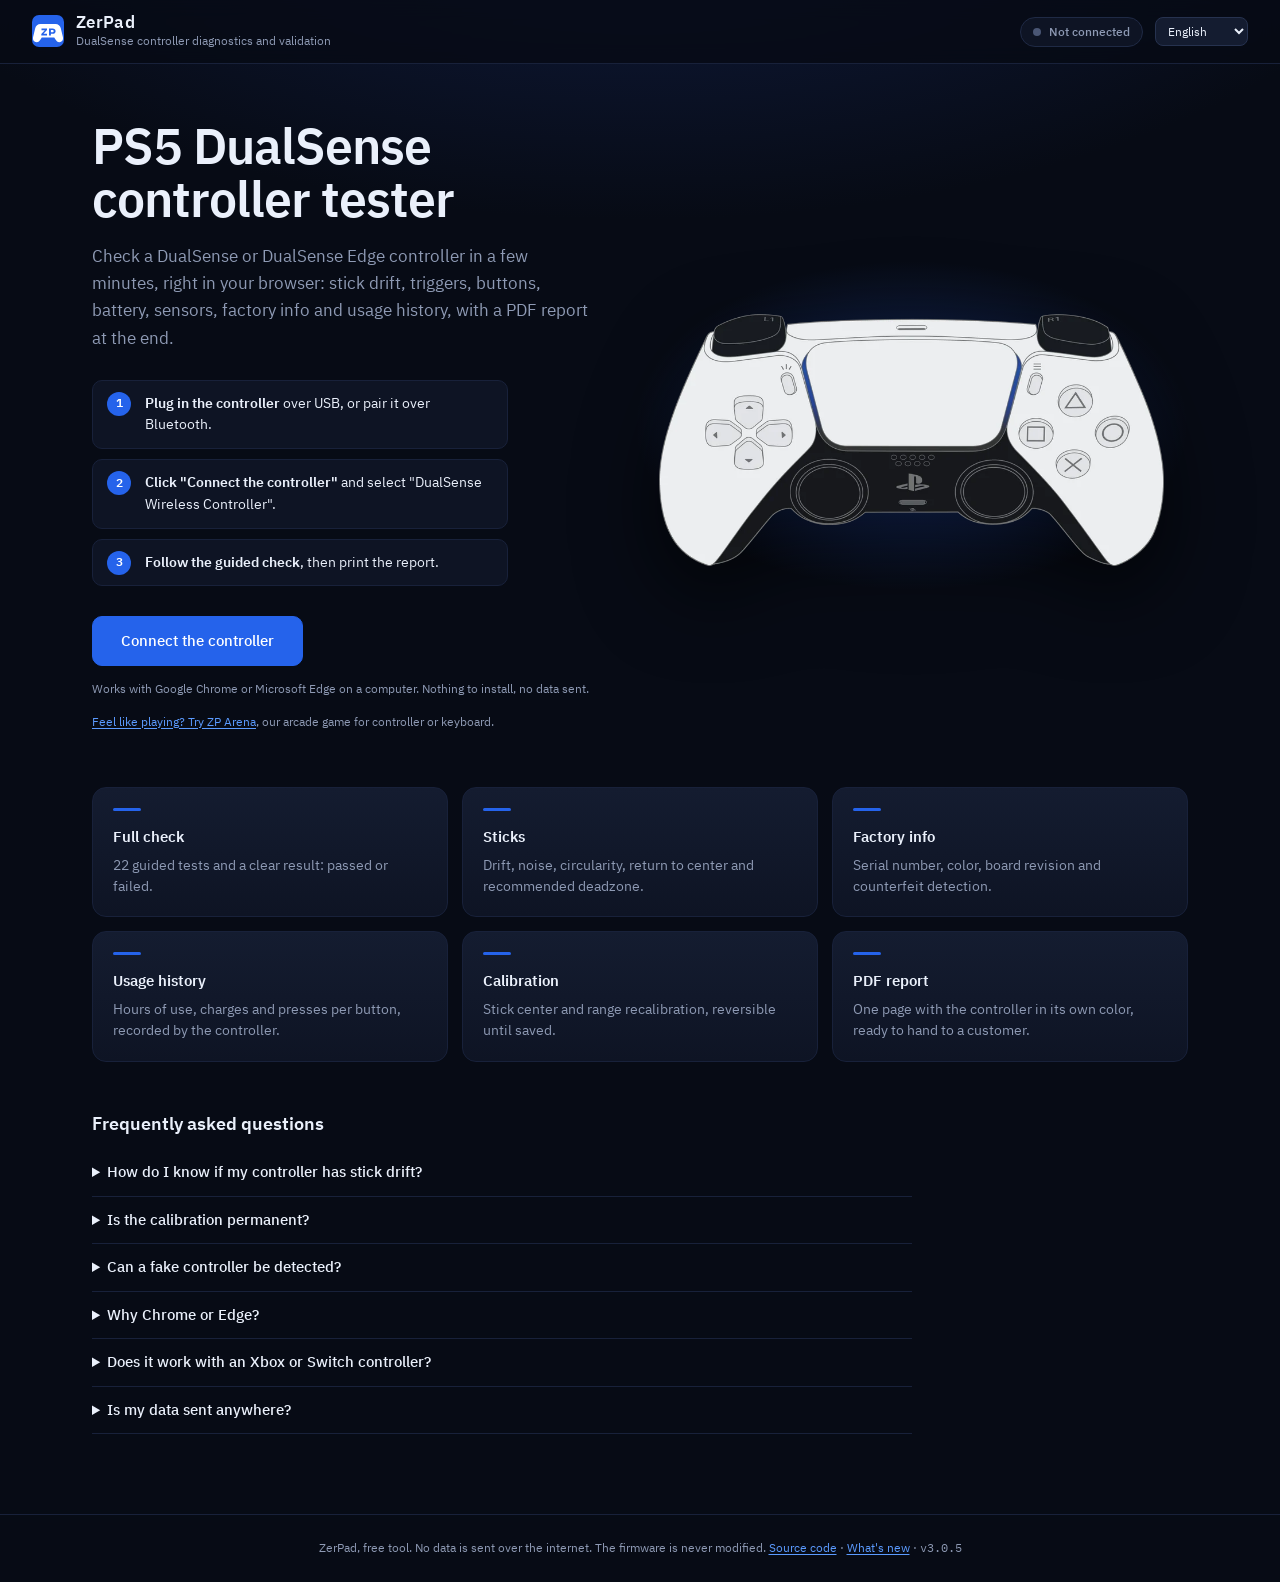
<file: index.html>
<!doctype html>
<html lang="fr">
<head>
<meta charset="utf-8">
<meta name="viewport" content="width=device-width, initial-scale=1">
<title>ZerPad | Testeur de manette PS5 DualSense en ligne (drift, batterie, calibration)</title>
<meta name="description" content="Testez une manette PS5 DualSense ou DualSense Edge dans le navigateur : dérive des sticks (drift), gâchettes adaptatives, boutons, batterie, gyroscope, infos usine, historique d'usage, calibration et rapport PDF. Test rapide aussi pour les manettes Xbox et Switch, sur Firefox, Safari et téléphone. Gratuit, sans installation.">
<meta name="theme-color" content="#070b15">
<link rel="canonical" href="https://anzher44.github.io/zerpad/">
<link rel="alternate" hreflang="fr" href="https://anzher44.github.io/zerpad/">
<link rel="alternate" hreflang="en" href="https://anzher44.github.io/zerpad/?lang=en">
<link rel="alternate" hreflang="es" href="https://anzher44.github.io/zerpad/?lang=es">
<link rel="alternate" hreflang="de" href="https://anzher44.github.io/zerpad/?lang=de">
<link rel="alternate" hreflang="it" href="https://anzher44.github.io/zerpad/?lang=it">
<link rel="alternate" hreflang="pt" href="https://anzher44.github.io/zerpad/?lang=pt">
<link rel="alternate" hreflang="x-default" href="https://anzher44.github.io/zerpad/">
<meta property="og:type" content="website">
<meta property="og:url" content="https://anzher44.github.io/zerpad/">
<meta property="og:title" content="ZerPad | Testeur de manette PS5 DualSense en ligne">
<meta property="og:description" content="Dérive des sticks, gâchettes, batterie, capteurs, infos usine, historique d'usage, calibration et rapport PDF, directement dans le navigateur.">
<meta property="og:image" content="https://anzher44.github.io/zerpad/og.png">
<meta property="og:locale" content="fr_FR">
<meta name="twitter:card" content="summary_large_image">
<script type="application/ld+json">
{
  "@context": "https://schema.org",
  "@type": "SoftwareApplication",
  "name": "ZerPad",
  "url": "https://anzher44.github.io/zerpad/",
  "description": "Browser tool to test, validate and recalibrate PS5 DualSense and DualSense Edge controllers: stick drift, adaptive triggers, buttons, battery, motion sensors, factory info, usage history and PDF report.",
  "applicationCategory": "UtilitiesApplication",
  "operatingSystem": "Windows, macOS, Linux, ChromeOS, Android",
  "browserRequirements": "Google Chrome or Microsoft Edge with WebHID for the full test; any browser with the Gamepad API for the quick test",
  "inLanguage": ["fr", "en", "es", "de", "it", "pt"],
  "isAccessibleForFree": true,
  "offers": { "@type": "Offer", "price": "0", "priceCurrency": "EUR" },
  "license": "https://opensource.org/licenses/MIT",
  "codeRepository": "https://github.com/anzher44/zerpad"
}
</script>
<script type="application/ld+json">
{
 "@context": "https://schema.org",
 "@type": "FAQPage",
 "mainEntity": [
  {
   "@type": "Question",
   "name": "Comment savoir si ma manette a de la dérive (drift) ?",
   "acceptedAnswer": {
    "@type": "Answer",
    "text": "Lancez le contrôle et laissez les sticks au repos : ZerPad mesure leur décalage et leur bruit. Jusqu'à 3,5 % le stick est bon, de 3,5 à 6 % une calibration est conseillée, au-delà c'est de la dérive. Un bruit supérieur à 1,5 % indique un potentiomètre usé."
   }
  },
  {
   "@type": "Question",
   "name": "La calibration est-elle définitive ?",
   "acceptedAnswer": {
    "@type": "Answer",
    "text": "Non, tant que vous ne cliquez pas sur « Sauvegarder définitivement », les nouvelles valeurs sont temporaires et l'ancienne calibration revient au redémarrage de la manette. Une fois sauvegardée, vous pouvez recalibrer à tout moment."
   }
  },
  {
   "@type": "Question",
   "name": "Peut-on reconnaître une fausse manette ?",
   "acceptedAnswer": {
    "@type": "Answer",
    "text": "ZerPad vérifie que la manette répond aux commandes internes de Sony et que ses infos usine sont cohérentes (numéro de série, carte mère, date du firmware). Une manette qui échoue à ces contrôles est très probablement une copie."
   }
  },
  {
   "@type": "Question",
   "name": "Pourquoi faut-il Chrome ou Edge ?",
   "acceptedAnswer": {
    "@type": "Answer",
    "text": "Le test complet utilise WebHID, que seuls Chrome et Edge sur ordinateur proposent. Sur Firefox, Safari et téléphone, un test rapide reste disponible : boutons, sticks, gâchettes, dérive et vibration."
   }
  },
  {
   "@type": "Question",
   "name": "Ça marche avec une manette Xbox ou Switch ?",
   "acceptedAnswer": {
    "@type": "Answer",
    "text": "Oui, pour le test rapide : boutons, sticks, gâchettes, dérive, circularité et vibration selon le navigateur. Les infos usine, la batterie, l'historique d'usage et la calibration sont réservés à la DualSense et à la DualSense Edge."
   }
  },
  {
   "@type": "Question",
   "name": "Mes données sont-elles envoyées quelque part ?",
   "acceptedAnswer": {
    "@type": "Answer",
    "text": "Non. Tout se passe dans votre navigateur : aucune mesure n'est envoyée sur internet. L'historique des contrôles reste sur cet ordinateur."
   }
  }
 ]
}
</script>
<link rel="manifest" href="manifest.webmanifest">
<link rel="icon" href="icon.svg" type="image/svg+xml">
<link rel="icon" href="assets/icon-192.png" sizes="192x192" type="image/png">
<link rel="apple-touch-icon" href="assets/icon-180.png">
<link rel="stylesheet" href="style.css">
<script>
// Hide the page until a non-French dictionary is applied, so the French text never flashes
(function () {
  var all = ['fr', 'en', 'es', 'de', 'it', 'pt'], l = null;
  try { l = new URLSearchParams(location.search).get('lang') || localStorage.getItem('zerpad.lang') || localStorage.getItem('zherpad.lang'); } catch (e) { /* storage unavailable */ }
  if (all.indexOf(l) < 0) {
    l = 'en';
    var nav = navigator.languages && navigator.languages.length ? navigator.languages : [navigator.language || ''];
    for (var i = 0; i < nav.length; i++) { var c = String(nav[i]).slice(0, 2).toLowerCase(); if (all.indexOf(c) >= 0) { l = c; break; } }
  }
  if (l !== 'fr') {
    // fetch the dictionary now rather than after the whole page
    var pl = document.createElement('link'); pl.rel = 'preload'; pl.as = 'script'; pl.href = 'i18n-' + l + '.js';
    document.head.appendChild(pl);
    document.documentElement.classList.add('i18n-wait');
    setTimeout(function () { document.documentElement.classList.remove('i18n-wait'); }, 2000);
  }
})();
</script>
</head>
<body>
<header class="top">
  <div class="brand">
    <img class="logo" src="icon.svg" alt="" width="40" height="40">
    <div>
      <div class="name">ZerPad</div>
      <p class="sub">Diagnostic et validation de manette DualSense</p>
    </div>
  </div>
  <div class="conn">
    <span id="connStatus" class="pill off">Non connectée</span>
    <button id="btnInstall" class="ghost" hidden>Installer</button>
    <button id="btnConnect" class="primary">Connecter la manette</button>
    <select id="selLang" class="lang" aria-label="Langue / Language"></select>
    <button id="btnPowerOff" class="ghost" hidden>Éteindre</button>
    <button id="btnDisconnect" class="ghost" hidden>Déconnecter</button>
  </div>
</header>

<main>
<noscript><div class="banner warn">ZerPad a besoin de JavaScript pour lire la manette : activez-le dans votre navigateur. / ZerPad needs JavaScript to read the controller: please enable it.</div></noscript>
<div id="unsupported" class="banner warn" hidden data-i18n-html>
  Votre navigateur ne gère pas <b>WebHID</b>. Ouvrez cette page avec <b>Google Chrome</b> ou <b>Microsoft Edge</b> (ordinateur).
</div>
<section id="quick" class="card quick" hidden>
  <h2 id="qTitle">Test rapide sans WebHID</h2>
  <p id="qDesc" class="small">Ce navigateur permet seulement un test simple : boutons, sticks, gâchettes et vibration. Pour les infos usine, la batterie, la calibration et l'historique d'usage, utilisez Chrome ou Edge sur ordinateur.</p>
  <p id="qStatus" class="qstatus"></p>
  <div class="qgrid">
    <div class="qcol"><canvas id="qStickL" class="qstick"></canvas><div class="small">Stick gauche <span id="qValL" class="mono"></span></div></div>
    <div class="qcol"><canvas id="qStickR" class="qstick"></canvas><div class="small">Stick droit <span id="qValR" class="mono"></span></div></div>
    <div class="qcol qtrig">
      <div class="small"><span id="qL2n">L2</span> <span id="qL2v" class="mono"></span></div><div class="qbar"><i id="qL2"></i></div>
      <div class="small"><span id="qR2n">R2</span> <span id="qR2v" class="mono"></span></div><div class="qbar"><i id="qR2"></i></div>
    </div>
  </div>
  <div id="qButtons" class="qbuttons"></div>
  <p id="qCount" class="small"></p>
  <p id="qCirc" class="small"></p>
  <div class="qactions">
    <button id="qDrift">Mesurer la dérive (3 s)</button>
    <button id="qRumble">Tester la vibration</button>
    <button id="qCopy" class="ghost">Copier le résumé</button>
    <button id="qShare" class="ghost" hidden>Partager</button>
    <button id="qClear" class="ghost">Effacer les traces</button>
  </div>
  <p id="qDriftRes" class="small" aria-live="polite"></p>
  <p id="qRumbleRes" class="small" aria-live="polite"></p>
  <p class="small"><a href="play.html">Jouer à ZP Arena avec cette manette</a></p>
</section>
<section id="welcome">
  <div class="wl-main">
    <div class="wl-text">
      <h1>Testeur de manette PS5 DualSense</h1>
      <p class="lead">Vérifiez une manette DualSense ou DualSense Edge en quelques minutes, directement dans le navigateur : dérive des sticks, gâchettes, boutons, batterie, capteurs, infos usine et historique d'usage, avec un rapport PDF à la fin.</p>
      <ol class="steps">
        <li data-i18n-html><b>Branchez la manette</b> en USB, ou appairez-la en Bluetooth.</li>
        <li data-i18n-html><b>Cliquez sur « Connecter la manette »</b> et choisissez « DualSense Wireless Controller ».</li>
        <li data-i18n-html><b>Suivez le contrôle guidé</b>, puis imprimez le rapport.</li>
      </ol>
      <button id="btnConnect2" class="primary big">Connecter la manette</button>
      <p class="small">Fonctionne avec Google Chrome ou Microsoft Edge sur ordinateur. Rien à installer, aucune donnée envoyée.</p>
      <p class="small"><a href="play.html">Envie de jouer ? Essayez ZP Arena</a>, notre jeu d'arcade à la manette ou au clavier.</p>
    </div>
    <img class="wl-img" src="assets/controllers/00.webp" alt="Manette DualSense" width="440" height="245" fetchpriority="high">
  </div>
  <div class="features">
    <div><h2>Contrôle complet</h2><p>22 tests guidés et un verdict clair : validée ou non validée.</p></div>
    <div><h2>Sticks</h2><p>Dérive, bruit, circularité, retour au centre et zone morte conseillée.</p></div>
    <div><h2>Infos usine</h2><p>Numéro de série, couleur, carte mère et détection des contrefaçons.</p></div>
    <div><h2>Historique d'usage</h2><p>Heures d'utilisation, charges et appuis par bouton, enregistrés par la manette.</p></div>
    <div><h2>Calibration</h2><p>Recalibrage du centre et de l'amplitude des sticks, réversible jusqu'à la sauvegarde.</p></div>
    <div><h2>Rapport PDF</h2><p>Une page avec la manette dans sa couleur, prête à remettre à un client.</p></div>
  </div>
  <div class="faq">
    <h2>Questions fréquentes</h2>
    <details><summary>Comment savoir si ma manette a de la dérive (drift) ?</summary><p>Lancez le contrôle et laissez les sticks au repos : ZerPad mesure leur décalage et leur bruit. Jusqu'à 3,5 % le stick est bon, de 3,5 à 6 % une calibration est conseillée, au-delà c'est de la dérive. Un bruit supérieur à 1,5 % indique un potentiomètre usé.</p></details>
    <details><summary>La calibration est-elle définitive ?</summary><p>Non, tant que vous ne cliquez pas sur « Sauvegarder définitivement », les nouvelles valeurs sont temporaires et l'ancienne calibration revient au redémarrage de la manette. Une fois sauvegardée, vous pouvez recalibrer à tout moment.</p></details>
    <details><summary>Peut-on reconnaître une fausse manette ?</summary><p>ZerPad vérifie que la manette répond aux commandes internes de Sony et que ses infos usine sont cohérentes (numéro de série, carte mère, date du firmware). Une manette qui échoue à ces contrôles est très probablement une copie.</p></details>
    <details><summary>Pourquoi faut-il Chrome ou Edge ?</summary><p>Le test complet utilise WebHID, que seuls Chrome et Edge sur ordinateur proposent. Sur Firefox, Safari et téléphone, un test rapide reste disponible : boutons, sticks, gâchettes, dérive et vibration.</p></details>
    <details><summary>Ça marche avec une manette Xbox ou Switch ?</summary><p>Oui, pour le test rapide : boutons, sticks, gâchettes, dérive, circularité et vibration selon le navigateur. Les infos usine, la batterie, l'historique d'usage et la calibration sont réservés à la DualSense et à la DualSense Edge.</p></details>
    <details><summary>Mes données sont-elles envoyées quelque part ?</summary><p>Non. Tout se passe dans votre navigateur : aucune mesure n'est envoyée sur internet. L'historique des contrôles reste sur cet ordinateur.</p></details>
  </div>
</section>
<div id="seenBefore" class="banner info" hidden></div>
<div id="cloneWarn" class="banner bad" hidden></div>
<div id="bthint" class="banner warn" hidden data-i18n-html>
  Connexion <b>Bluetooth</b> détectée : tout fonctionne sauf les tests audio (haut-parleur / micro), qui exigent l'USB.
</div>

<aside class="side">
<nav class="tabs" role="tablist">
  <button class="tab active" role="tab" aria-selected="true" aria-controls="tab-info" data-tab="info">Manette</button>
  <button class="tab" role="tab" aria-selected="false" aria-controls="tab-val" data-tab="val">Contrôle</button>
  <button class="tab" role="tab" aria-selected="false" aria-controls="tab-live" data-tab="live">Entrées</button>
  <button class="tab" role="tab" aria-selected="false" aria-controls="tab-out" data-tab="out">Sorties</button>
  <button class="tab" role="tab" aria-selected="false" aria-controls="tab-games" data-tab="games">Jeux</button>
  <button class="tab" role="tab" aria-selected="false" aria-controls="tab-cal" data-tab="cal">Calibration</button>
  <button class="tab tab-aside" role="tab" aria-selected="false" aria-controls="tab-raw" data-tab="raw">Données brutes</button>
</nav>
<div id="sideDev" class="side-dev" aria-live="polite"></div>
</aside>

<div class="workspace">
<!-- Infos -->
<section role="tabpanel" id="tab-info" class="panel active">
  <header class="ph"><span class="ph-n">01</span><h1>Manette</h1></header>
  <div class="card hero">
    <img id="padImg" class="hero-img idle" src="assets/controllers/00.webp" alt="" width="440" height="245">
    <div class="hero-info">
      <div id="h-model" class="hero-model">Aucune manette connectée</div>
      <div id="h-color" class="hero-color"></div>
      <dl id="h-facts" class="hero-facts"></dl>
      <button id="btnStartCheck" class="primary">Démarrer le contrôle</button>
    </div>
  </div>
  <div class="grid2">
    <div class="card">
      <h2>Identité de la manette</h2>
      <table class="kv" id="infoTable"><tbody>
        <tr><th>Modèle</th><td id="i-model">-</td></tr>
        <tr><th>Nom USB/BT</th><td id="i-name">-</td></tr>
        <tr><th>VID : PID</th><td id="i-vidpid">-</td></tr>
        <tr><th>Connexion</th><td id="i-conn">-</td></tr>
        <tr><th>Adresse MAC</th><td id="i-mac">-</td></tr>
        <tr><th>Version firmware</th><td id="i-fw">-</td></tr>
        <tr><th>Version mise à jour</th><td id="i-upd">-</td></tr>
        <tr><th>Version matérielle</th><td id="i-hw">-</td></tr>
        <tr><th>Date de compilation FW</th><td id="i-build">-</td></tr>
        <tr><th>Type FW / série SW</th><td id="i-fwtype">-</td></tr>
        <tr><th>Autres firmwares</th><td id="i-fwextra" class="mono small">-</td></tr>
      </tbody></table>
    </div>
    <div class="card">
      <h2>État en direct</h2>
      <table class="kv"><tbody>
        <tr><th>Batterie</th><td><div class="bat"><div id="batFill"></div></div> <span id="i-bat">-</span></td></tr>
        <tr><th>Charge</th><td id="i-charge">-</td></tr>
        <tr><th>Prise jack</th><td id="i-jack">-</td></tr>
        <tr><th>Port USB-C</th><td id="i-usb">-</td></tr>
        <tr><th>Fréquence des rapports</th><td id="i-rate">-</td></tr>
        <tr><th>Mode de rapport</th><td id="i-mode">-</td></tr>
        <tr><th>Horodatage capteurs</th><td id="i-ts">-</td></tr>
      </tbody></table>
      <h3>Calibration usine (IMU)</h3>
      <table class="kv small"><tbody id="calibBody"><tr><td>-</td></tr></tbody></table>
    </div>
  </div>
  <div class="grid2">
    <div class="card">
      <h2>Infos usine <span class="small">(lecture seule)</span></h2>
      <table class="kv"><tbody id="factoryBody"><tr><td class="small">Connectez une manette…</td></tr></tbody></table>
    </div>
    <div class="card">
      <h2>Historique d'usage <span class="small">(compteurs enregistrés dans la manette)</span></h2>
      <div id="telemetryBox" class="small">Connectez une manette…</div>
    </div>
  </div>
</section>

<!-- Inputs -->
<section role="tabpanel" id="tab-live" class="panel">
  <header class="ph"><span class="ph-n">03</span><h1>Entrées</h1></header>
  <div class="grid3">
    <div class="card">
      <h2>Boutons</h2>
      <div id="btnGrid" class="btngrid"></div>
      <p id="chatterTxt" class="small">Rebonds de boutons : aucun</p>
    </div>
    <div class="card">
      <h2>Sticks</h2>
      <div class="sticks">
        <figure><canvas id="cvL" width="220" height="220"></canvas><figcaption>Gauche <span id="txL" class="mono"></span></figcaption></figure>
        <figure><canvas id="cvR" width="220" height="220"></canvas><figcaption>Droit <span id="txR" class="mono"></span></figcaption></figure>
      </div>
      <button id="btnClearTrace" class="ghost small">Effacer les traces</button>
    </div>
    <div class="card">
      <h2>Gâchettes analogiques</h2>
      <div class="trig"><label>L2</label><div class="bar"><div id="barL2"></div></div><span id="valL2" class="mono">0</span></div>
      <div class="trig"><label>R2</label><div class="bar"><div id="barR2"></div></div><span id="valR2" class="mono">0</span></div>
      <h2>Capteurs de mouvement</h2>
      <table class="kv small mono"><tbody>
        <tr><th>Gyro X (°/s)</th><td id="gx">-</td></tr>
        <tr><th>Gyro Y (°/s)</th><td id="gy">-</td></tr>
        <tr><th>Gyro Z (°/s)</th><td id="gz">-</td></tr>
        <tr><th>Accél X (g)</th><td id="ax">-</td></tr>
        <tr><th>Accél Y (g)</th><td id="ay">-</td></tr>
        <tr><th>Accél Z (g)</th><td id="az">-</td></tr>
        <tr><th>|Accél| (g)</th><td id="amag">-</td></tr>
      </tbody></table>
      <canvas id="cvMotion" width="320" height="110" class="wide"></canvas>
    </div>
  </div>
  <div class="card">
    <h2>Pavé tactile</h2>
    <canvas id="cvTouch" width="960" height="540" class="touch"></canvas>
    <p class="mono small" id="touchTxt">-</p>
  </div>
</section>

<!-- Outputs -->
<section role="tabpanel" id="tab-out" class="panel">
  <header class="ph"><span class="ph-n">04</span><h1>Sorties</h1></header>
  <div class="grid3">
    <div class="card">
      <h2>Vibrations</h2>
      <p class="small">Choisissez un réglage. La vibration s'arrête seule après 10 s, avec « Arrêter » ou en cliquant de nouveau sur le réglage.</p>
      <div class="seg grid-btns" id="rumbleSet">
        <button data-rumble="255,255">Forte, les deux moteurs</button>
        <button data-rumble="140,140">Moyenne, les deux moteurs</button>
        <button data-rumble="70,70">Légère, les deux moteurs</button>
        <button data-rumble="pulse">Pulsations</button>
        <button data-rumble="255,0">Gauche seule (moteur fort)</button>
        <button data-rumble="0,255">Droite seule (moteur fin)</button>
        <button data-rumble="ramp" class="stop">Montée progressive (0 à 100 % en 5 s)</button>
        <button data-rumble="0,0" class="stop">Arrêter</button>
      </div>
      <p id="rumbleStatus" class="small"></p>
    </div>
    <div class="card">
      <h2>Barre lumineuse &amp; LED</h2>
      <h3>Barre lumineuse</h3>
      <div class="seg chips"><button class="chip" data-color="255,0,0" style="--c:#ff2a2a" title="Rouge"></button><button class="chip" data-color="255,90,0" style="--c:#ff6a00" title="Orange"></button><button class="chip" data-color="255,200,0" style="--c:#ffd000" title="Jaune"></button><button class="chip" data-color="0,255,40" style="--c:#20e050" title="Vert"></button><button class="chip" data-color="0,220,255" style="--c:#16d6ff" title="Cyan"></button><button class="chip" data-color="0,40,255" style="--c:#2a55ff" title="Bleu"></button><button class="chip" data-color="140,0,255" style="--c:#9b30ff" title="Violet"></button><button class="chip" data-color="255,0,140" style="--c:#ff2d9a" title="Rose"></button><button class="chip" data-color="255,255,255" style="--c:#ffffff" title="Blanc"></button><button class="chip off" data-color="0,0,0" title="Éteinte"></button><button class="cycle" data-color="cycle">Cycle de couleurs</button></div>
      <h3>LED joueur</h3>
      <div class="seg"><button data-pled="0">Éteintes</button><button data-pled="4">1</button><button data-pled="10">2</button><button data-pled="21">3</button><button data-pled="27">4</button><button data-pled="31">Toutes</button></div>
      <h3>Luminosité LED joueur</h3>
      <div class="seg"><button data-bright="0">Forte</button><button data-bright="1">Moyenne</button><button data-bright="2">Faible</button></div>
      <h3>LED micro</h3>
      <div class="seg"><button data-mute="0">Éteinte</button><button data-mute="1">Allumée</button><button data-mute="2">Clignotante</button></div>
    </div>
    <div class="card">
      <h2>Gâchettes adaptatives</h2>
      <p class="small">Choisissez la gâchette puis un effet, puis appuyez sur la gâchette pour le sentir.</p>
      <h3>Gâchette</h3>
      <div class="seg"><button data-side="L">L2</button><button data-side="R">R2</button><button data-side="B" class="sel" aria-pressed="true">Les deux</button></div>
      <h3>Effet</h3>
      <div class="seg grid-btns">
        <button data-fx="soft">Résistance légère</button>
        <button data-fx="hard">Résistance forte</button>
        <button data-fx="weapon">Point dur (arme)</button>
        <button data-fx="vibration">Vibration</button>
        <button data-fx="bow">Arc (tension puis relâche)</button>
        <button data-fx="galloping">Galop</button>
        <button data-fx="machine">Machine (alternance)</button>
        <button data-fx="rigid">Rigide maximum</button>
        <button data-fx="off" class="stop">Aucun</button>
      </div>
    </div>
  </div>
  <div class="card">
    <h2>Audio (USB uniquement)</h2>
    <div class="seg">
      <button id="btnToneSpk">Son de test : haut-parleur</button>
      <button id="btnToneHp">Son de test : casque</button>
    </div>
    <p class="small">Généré par la manette elle-même, sans réglage audio.</p>
    <div class="row wrap">
      <button id="btnMic">Écouter le micro</button>
      <div class="bar micbar"><div id="micLevel"></div></div>
      <span id="audioStatus" class="small"></span>
    </div>
  </div>
</section>

<!-- Validation -->
<section role="tabpanel" id="tab-val" class="panel">
  <header class="ph"><span class="ph-n">02</span><h1>Contrôle</h1></header>
  <div class="card verdict-card">
    <div>
      <h2>Verdict</h2>
      <div id="verdict" class="verdict none">Aucun test lancé</div>
      <p class="small" id="verdictDetail"></p>
      <div class="progress" aria-hidden="true"><div id="verdictBar"></div></div>
    </div>
    <div class="actions">
      <button id="btnNextTest" class="primary">Aller au test suivant</button>
      <button id="btnResetTests" class="ghost">Recommencer</button>
      <button id="btnCopySummary" class="ghost">Copier le résumé</button>
      <button id="btnExportJson" class="ghost">Exporter JSON</button>
      <button id="btnCompare" class="ghost">Comparer avec un rapport</button>
      <input type="file" id="compareFile" accept=".json,application/json" hidden>
      <button id="btnPrint" class="ghost">Rapport PDF / imprimer</button>
    </div>
  </div>
  <div class="card">
    <label class="row">Nom / référence de la manette (pour le rapport) <input type="text" id="unitLabel" placeholder="ex. Manette 12, client Dupont"></label>
    <label class="row">Notes <input type="text" id="unitNotes" placeholder="état visuel, remarques…"></label>
  </div>
  <div id="testList" class="tests"></div>
  <div id="compareCard" class="card" hidden>
    <h2>Comparaison avant / après</h2>
    <p id="compareInfo" class="small"></p>
    <table class="kv cmp"><tbody id="compareBody"></tbody></table>
  </div>
  <div class="card">
    <h2>Historique (ce navigateur)</h2>
    <div id="history" class="small">-</div>
    <button id="btnClearHistory" class="ghost small" hidden>Effacer l'historique</button>
  </div>
</section>

<!-- Games -->
<section role="tabpanel" id="tab-games" class="panel">
  <header class="ph"><span class="ph-n">05</span><h1>Jeux</h1></header>
  <div class="card arena-promo">
    <div>
      <h2>ZP Arena</h2>
      <p class="small">Le vrai jeu de ZerPad : survivez à des vagues d'ennemis, affrontez un boss toutes les 5 vagues. Les gâchettes adaptatives, les vibrations et la barre lumineuse suivent la partie.</p>
    </div>
    <a class="btnlink primary" href="play.html">Jouer à ZP Arena</a>
  </div>
  <p class="small intro">Quatre petits jeux pour prendre en main la manette et vérifier les commandes en conditions réelles. Les records restent dans ce navigateur.</p>
  <div class="grid3">
    <div class="card game">
      <h2>Réflexes</h2>
      <p class="small">Un symbole s'affiche : appuyez sur le bouton correspondant le plus vite possible. La barre lumineuse passe au vert ou au rouge, la manette vibre à chaque erreur.</p>
      <canvas id="gReactCv"></canvas>
      <div class="row"><button id="gReactStart" class="primary">Jouer</button></div>
      <p id="gReactStatus" class="gstatus"></p>
      <p id="gReactBest" class="small"></p>
    </div>
    <div class="card game">
      <h2>Cible</h2>
      <p class="small">Suivez le cercle avec le stick. Score : part du temps passé dans la cible. Les LED joueur indiquent le temps écoulé.</p>
      <canvas id="gTrackCv"></canvas>
      <div class="row"><button id="gTrackStart" class="primary">Jouer</button>
        <label class="row">Stick <select id="gTrackStick"><option value="L">Gauche</option><option value="R">Droit</option></select></label></div>
      <p id="gTrackStatus" class="gstatus"></p>
      <p id="gTrackBest" class="small"></p>
    </div>
    <div class="card game">
      <h2>Dosage</h2>
      <p class="small">Maintenez la gâchette dans la zone verte malgré la résistance de la gâchette adaptative. Un exercice de précision sur toute la course.</p>
      <canvas id="gDoseCv"></canvas>
      <div class="row"><button id="gDoseStart" class="primary">Jouer</button>
        <label class="row">Gâchette <select id="gDoseTrig"><option value="r2">R2</option><option value="l2">L2</option></select></label></div>
      <p id="gDoseStatus" class="gstatus"></p>
      <p id="gDoseBest" class="small"></p>
    </div>
    <div class="card game">
      <h2>Équilibre</h2>
      <p class="small">Inclinez la manette pour garder la bille au centre malgré le courant qui la pousse. Un test ludique de l'accéléromètre.</p>
      <canvas id="gBalCv"></canvas>
      <div class="row"><button id="gBalStart" class="primary">Jouer</button>
        <label class="row">Avant / arrière <select id="gBalAxis"><option value="norm">Normal</option><option value="inv">Inversé</option></select></label></div>
      <p id="gBalStatus" class="gstatus"></p>
      <p id="gBalBest" class="small"></p>
    </div>
  </div>
</section>

<!-- Calibration -->
<section role="tabpanel" id="tab-cal" class="panel">
  <header class="ph"><span class="ph-n">06</span><h1>Calibration</h1></header>
  <div class="card">
    <h2>Recalibration des sticks</h2>
    <p class="small" data-i18n-html>Corrige un <b>centre décalé</b> (dérive d'origine électrique) et une <b>amplitude incomplète</b>, comme le fait l'usine.
      Une calibration ne répare pas un stick physiquement usé ou sale : si la dérive revient, le module stick doit être nettoyé ou remplacé.</p>
    <div class="banner warn" data-i18n-html>
      Attention, cette opération écrit dans la manette. Les résultats restent <b>temporaires</b> (perdus à l'extinction) tant que vous ne cliquez pas
      sur « Sauvegarder définitivement ». Ne débranchez pas la manette pendant une étape. Utilisation à vos risques.
    </div>
    <h3>Conditions</h3>
    <ul id="calReq" class="reqs"><li class="small">Connectez une manette…</li></ul>
    <div class="row wrap">
      <button id="calRefresh" class="ghost small">Revérifier</button>
      <label class="row"><input type="checkbox" id="calAck"> J'ai compris : je ne débrancherai pas la manette pendant la calibration.</label>
    </div>
  </div>
  <div class="grid2">
    <div class="card">
      <h2>Mesure du centre</h2>
      <div class="sticks">
        <figure><canvas id="cvCalL" width="200" height="200"></canvas><figcaption>Gauche <span id="calTxL" class="mono"></span></figcaption></figure>
        <figure><canvas id="cvCalR" width="200" height="200"></canvas><figcaption>Droit <span id="calTxR" class="mono"></span></figcaption></figure>
      </div>
      <table class="kv small"><tbody id="calCompare"><tr><td>Aucune mesure.</td></tr></tbody></table>
      <button id="calMeasure" class="ghost">Mesurer le centre (sticks lâchés)</button>
    </div>
    <div class="card">
      <h2>Étapes</h2>
      <div id="calStep" class="calstep">Choisissez une calibration.</div>
      <div id="calActions" class="tact"></div>
      <h3>Changements</h3>
      <p id="calState" class="small">Aucun changement en cours.</p>
      <div class="tact">
        <button id="calSave" class="primary" disabled>Sauvegarder définitivement</button>
        <button id="calCancel" class="ghost" disabled>Annuler (redémarrer la manette)</button>
      </div>
    </div>
  </div>
</section>

<!-- Raw -->
<section role="tabpanel" id="tab-raw" class="panel">
  <header class="ph"><span class="ph-n">07</span><h1>Données brutes</h1></header>
  <div class="card">
    <h2>Dernier rapport d'entrée</h2>
    <pre id="rawInput" class="hex" tabindex="0">-</pre>
  </div>
  <div class="card">
    <h2>Rapports de fonctionnalité (feature reports)</h2>
    <pre id="rawFeature" class="hex" tabindex="0">-</pre>
  </div>
  <div class="card">
    <h2>Journal</h2>
    <pre id="log" class="hex log"></pre>
  </div>
</section>
</div>
</main>

<!-- Printable report -->
<section id="printReport" class="print-only"></section>

<footer class="foot small">
  ZerPad, outil libre. Aucune donnée n'est envoyée sur internet. Le firmware n'est jamais modifié.
  <a href="https://github.com/anzher44/zerpad">Code source</a> ·
  <a href="https://github.com/anzher44/zerpad/commits/main">Nouveautés</a> · <span id="appVersion" class="mono"></span>
</footer>

<script src="i18n.js"></script>
<script>I18N.init();</script>
<script src="dualsense.js"></script>
<script src="app.js"></script>
<script src="calibration.js"></script>
<script src="games.js"></script>
<script src="quick.js"></script>
</body>
</html>
</file>
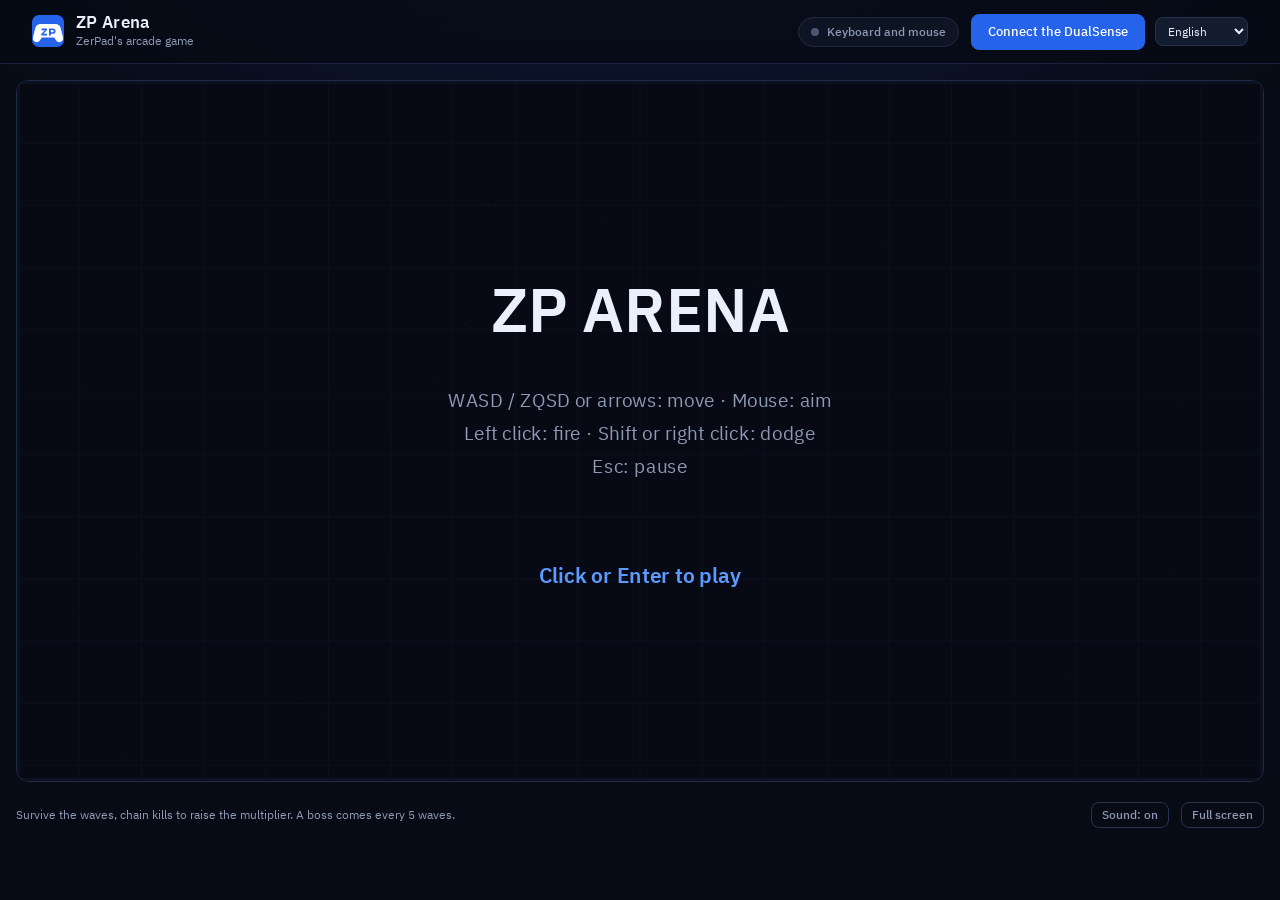
<file: play.html>
<!doctype html>
<html lang="fr">
<head>
<meta charset="utf-8">
<meta name="viewport" content="width=device-width, initial-scale=1">
<title>ZP Arena · ZerPad</title>
<meta name="description" content="ZP Arena, jeu d'arcade gratuit dans le navigateur, jouable à la manette DualSense (gâchettes adaptatives, vibrations, LED), avec une autre manette ou au clavier.">
<meta name="theme-color" content="#070b15">
<link rel="canonical" href="https://anzher44.github.io/zerpad/play.html">
<meta property="og:title" content="ZP Arena · ZerPad">
<meta property="og:image" content="https://anzher44.github.io/zerpad/og.png">
<link rel="manifest" href="manifest.webmanifest">
<link rel="icon" href="icon.svg" type="image/svg+xml">
<link rel="icon" href="assets/icon-192.png" sizes="192x192" type="image/png">
<link rel="apple-touch-icon" href="assets/icon-180.png">
<link rel="stylesheet" href="style.css">
<style>
  body { min-height: 100vh; display: flex; flex-direction: column; }
  .arena-wrap { flex: 1; display: flex; flex-direction: column; align-items: center; padding: 16px; gap: 10px; }
  .arena-box { position: relative; width: min(100%, calc((100vh - 150px) * 16 / 9)); aspect-ratio: 16 / 9; }
  #arena { width: 100%; height: 100%; display: block; border-radius: 12px; border: 1px solid var(--line); background: var(--bg); cursor: crosshair; touch-action: none; }
  .arena-box:fullscreen { width: 100vw; height: 100vh; aspect-ratio: auto; display: grid; place-items: center; background: #000; }
  .arena-box:fullscreen #arena { width: min(100vw, 100vh * 16 / 9); height: auto; aspect-ratio: 16 / 9; border-radius: 0; border: 0; }
  .arena-bar { width: min(100%, calc((100vh - 150px) * 16 / 9)); display: flex; flex-wrap: wrap; gap: 8px; align-items: center; justify-content: space-between; }
  .arena-bar .small { margin: 0; }
  a.brandlink { color: inherit; text-decoration: none; }
  .top .pill { max-width: none; overflow: visible; }
</style>
<script>
(function () {
  var all = ['fr', 'en', 'es', 'de', 'it', 'pt'], l = null;
  try { l = new URLSearchParams(location.search).get('lang') || localStorage.getItem('zerpad.lang'); } catch (e) { /* storage unavailable */ }
  if (all.indexOf(l) < 0) {
    l = 'en';
    var nav = navigator.languages && navigator.languages.length ? navigator.languages : [navigator.language || ''];
    for (var i = 0; i < nav.length; i++) { var c = String(nav[i]).slice(0, 2).toLowerCase(); if (all.indexOf(c) >= 0) { l = c; break; } }
  }
  if (l !== 'fr') {
    document.documentElement.classList.add('i18n-wait');
    setTimeout(function () { document.documentElement.classList.remove('i18n-wait'); }, 2000);
  }
})();
</script>
</head>
<body>
<header class="top">
  <a class="brand brandlink" id="backHome" href="./">
    <img class="logo" src="icon.svg" alt="" width="40" height="40">
    <div><div class="name">ZP Arena</div><p class="sub" id="arenaSub"></p></div>
  </a>
  <div class="conn">
    <span id="padStatus" class="pill off"></span>
    <button id="btnPad" class="primary" hidden></button>
    <select id="selLang" class="lang" aria-label="Langue / Language"></select>
  </div>
</header>
<main class="arena-wrap">
  <div class="arena-box" id="arenaBox"><canvas id="arena"></canvas></div>
  <div class="arena-bar">
    <p class="small" id="arenaHelp"></p>
    <div class="row">
      <button id="btnSound" class="ghost small"></button>
      <button id="btnFull" class="ghost small"></button>
    </div>
  </div>
</main>
<script src="i18n.js"></script>
<script>I18N.init();</script>
<script src="dualsense.js"></script>
<script src="arena.js"></script>
</body>
</html>
</file>
<file: style.css>
/* ZerPad, console style: night blue background, bright blue highlights, the controller in the spotlight.
   Fonts: IBM Plex Sans and IBM Plex Mono (SIL Open Font License), served from assets/fonts. */
@font-face { font-family: "Plex Sans"; src: url(assets/fonts/plex-sans-400.woff2) format("woff2"); font-weight: 400; font-display: swap; }
@font-face { font-family: "Plex Sans"; src: url(assets/fonts/plex-sans-500.woff2) format("woff2"); font-weight: 500; font-display: swap; }
@font-face { font-family: "Plex Sans"; src: url(assets/fonts/plex-sans-600.woff2) format("woff2"); font-weight: 600 700; font-display: swap; }
@font-face { font-family: "Plex Mono"; src: url(assets/fonts/plex-mono-400.woff2) format("woff2"); font-weight: 400; font-display: swap; }
@font-face { font-family: "Plex Mono"; src: url(assets/fonts/plex-mono-500.woff2) format("woff2"); font-weight: 500 700; font-display: swap; }

:root {
  --bg: #070b15; --panel: #0e1424; --panel2: #141c30; --text: #eaf0fb; --muted: #8e9ab4; --line: #1f2a45; --line2: #18213a;
  --accent: #5b9bff; --accent-fill: #2563eb; --on-accent: #ffffff; --accent2: #38d6c4; --glow: #2f6bff;
  --ok: #3ddc84; --okbg: #3ddc841c; --bad: #ff5d6c; --badbg: #ff5d6c1c; --warn: #ffb84d; --warnbg: #ffb84d1a; --infobg: #2f6bff1f;
  --btn-bg: #141c30; --btn-hover: #1b2540; --btn-border: #26324f; --primary: #2563eb; --primary-hover: #2f6bff; --on-primary: #ffffff;
  --font: "Plex Sans", -apple-system, "Segoe UI", Roboto, Helvetica, Arial, sans-serif;
  --mono: "Plex Mono", ui-monospace, SFMono-Regular, Menlo, Consolas, monospace;
  --c1: #ff5d6c; --c2: #3ddc84; --c3: #5b9bff;
  color-scheme: dark;
}

* { box-sizing: border-box; }
html.i18n-wait body { visibility: hidden; }
body { margin: 0; color: var(--text); font: 14px/1.55 var(--font); -webkit-font-smoothing: antialiased;
  background: radial-gradient(1200px 600px at 50% -200px, #12204a 0%, transparent 70%), var(--bg); background-attachment: fixed; min-height: 100vh; }
.mono, pre { font-family: var(--mono); font-size: 12px; }
.small { font-size: 12px; color: var(--muted); }
h1, h2, h3 { font-weight: 600; margin: 0; }
h3 { font-size: 13px; margin: 18px 0 8px; }
a { color: var(--accent); text-decoration: underline; text-underline-offset: .2em; }
a:hover { color: #8cb8ff; }
::selection { background: var(--accent-fill); color: #fff; }

/* Buttons and fields */
button { font: inherit; font-size: 13px; font-weight: 500; line-height: 20px; padding: 7px 16px; border-radius: 8px; cursor: pointer;
  color: var(--text); background: var(--btn-bg); border: 1px solid var(--btn-border); white-space: nowrap; transition: background .15s, border-color .15s, box-shadow .15s; }
button:hover:not(:disabled) { background: var(--btn-hover); border-color: #34446a; }
button:active:not(:disabled) { transform: translateY(1px); }
button:disabled { color: var(--muted); cursor: not-allowed; opacity: .5; }
button:focus-visible, .tab:focus-visible, select:focus-visible { outline: 2px solid var(--accent); outline-offset: 2px; }
button.primary { color: var(--on-primary); background: var(--primary); border-color: var(--primary); }
button.primary:hover:not(:disabled) { background: var(--primary-hover); border-color: var(--primary-hover); }
button.ghost { background: transparent; }
button.ok { color: var(--ok); border-color: #3ddc8466; }
button.bad { color: var(--bad); border-color: #ff5d6c66; }
button.small { font-size: 12px; line-height: 18px; padding: 3px 10px; }
button.big { font-size: 15px; line-height: 24px; padding: 12px 28px; border-radius: 10px; }
input[type=text], select { font: inherit; font-size: 13px; line-height: 20px; padding: 7px 12px; border-radius: 8px; color: var(--text);
  background: var(--panel2); border: 1px solid var(--btn-border); }
input[type=text]::placeholder { color: #66728c; }
input[type=text]:focus, select:focus { outline: none; border-color: var(--accent); box-shadow: 0 0 0 3px #2f6bff33; }
input[type=text] { flex: 1; min-width: 0; }
input[type=range], input[type=checkbox] { accent-color: var(--accent-fill); }

/* Header */
.top { display: flex; flex-wrap: wrap; gap: 12px; align-items: center; justify-content: space-between; padding: 12px 32px; min-height: 64px;
  background: #070b15cc; backdrop-filter: blur(10px); border-bottom: 1px solid var(--line2); position: sticky; top: 0; z-index: 5; }
.brand { display: flex; gap: 12px; align-items: center; min-width: 0; }
.logo { width: 32px; height: 32px; flex: none; }
.name { font-size: 17px; font-weight: 600; line-height: 1.2; letter-spacing: .02em; }
.sub { margin: 0; font-size: 12px; color: var(--muted); }
.conn { display: flex; gap: 10px; align-items: center; flex-wrap: wrap; }
#btnConnect { display: none; }
.pill { display: inline-flex; align-items: center; gap: 8px; white-space: nowrap; font-size: 12px; font-weight: 500; line-height: 18px;
  padding: 5px 12px; border: 1px solid var(--line); border-radius: 999px; color: var(--muted); background: var(--panel); margin-right: 2px; }
.pill::before { content: ""; width: 8px; height: 8px; border-radius: 50%; background: #4a5674; flex: none; }
.pill.on { color: var(--text); border-color: #3ddc8440; }
.pill.on::before { background: var(--ok); }
select.lang { font-size: 12px; line-height: 18px; padding: 5px 8px; }

/* Messages */
.banner { margin: 16px 32px 0; padding: 12px 16px; border-radius: 10px; border: 1px solid #2f6bff55; background: var(--infobg); font-size: 13px; }
.banner.warn { border-color: #ffb84d55; background: var(--warnbg); }
.banner.bad { border-color: #ff5d6c66; background: var(--badbg); }
.lang-offer { display: flex; flex-wrap: wrap; align-items: center; gap: 8px 12px; }
.lang-offer span { flex: 1; min-width: 200px; }

/* Welcome screen, until a controller is connected */
body:not(.connected) .side, body:not(.connected) .workspace { display: none; }
body.connected #welcome { display: none; }
#welcome { max-width: 1160px; margin: 0 auto; padding: 56px 32px 48px; }
.wl-main { display: grid; grid-template-columns: minmax(0, 1fr) minmax(0, 1.1fr); gap: 40px; align-items: center; }
#welcome h1 { font-size: 50px; line-height: 1.05; letter-spacing: -.02em; margin: 0 0 18px; }
.lead { font-size: 17px; line-height: 1.6; color: var(--muted); margin: 0 0 28px; max-width: 52ch; }
.steps { list-style: none; counter-reset: step; margin: 0 0 30px; padding: 0; display: grid; gap: 10px; max-width: 52ch; }
.steps li { counter-increment: step; position: relative; padding: 12px 14px 12px 52px; border-radius: 10px; background: var(--panel); border: 1px solid var(--line2); font-size: 14px; }
.steps li::before { content: counter(step); position: absolute; left: 14px; top: 11px; width: 24px; height: 24px; border-radius: 50%;
  background: var(--accent-fill); color: #fff; font-size: 12px; font-weight: 600; display: grid; place-items: center; }
.wl-text .small { margin: 14px 0 0; }
/* The controller in the spotlight */
.wl-img { width: 100%; height: auto; padding: 24px; filter: drop-shadow(0 30px 40px #000a);
  background: radial-gradient(closest-side, #2f6bff80, #2f6bff26 55%, transparent 100%); }
.features { display: grid; grid-template-columns: repeat(3, 1fr); gap: 14px; margin-top: 56px; }
.features > div { padding: 20px; border-radius: 14px; background: linear-gradient(180deg, var(--panel2), var(--panel)); border: 1px solid var(--line2); }
.features h2 { font-size: 15px; margin-bottom: 6px; }
.features h2::before { content: ""; display: block; width: 28px; height: 3px; border-radius: 2px; background: var(--accent-fill); margin-bottom: 14px; }
.features p { margin: 0; font-size: 13.5px; color: var(--muted); }

/* Menu bar under the header, like a console home screen */
.side { position: sticky; top: 64px; z-index: 4; background: #070b15e6; backdrop-filter: blur(10px); border-bottom: 1px solid var(--line2); }
.tabs { display: flex; gap: 4px; padding: 8px 32px; overflow-x: auto; scrollbar-width: none; max-width: 1344px; margin: 0 auto; }
.tab { flex: none; font-size: 14px; font-weight: 500; line-height: 20px; padding: 8px 16px; color: var(--muted); background: none; border: 1px solid transparent; border-radius: 999px; }
.tab:hover:not(:disabled) { color: var(--text); background: var(--panel); border-color: transparent; }
.tab.active { color: #fff; background: var(--panel2); border-color: #2f6bff66; }
.tab-aside { margin-left: auto; }
.side-dev { display: none; }

.workspace { padding: 28px 32px 32px; max-width: 1344px; margin: 0 auto; }
.panel { display: none; }
.panel.active { display: block; }
.ph { margin-bottom: 20px; }
.ph-n { display: none; }
.ph h1 { font-size: 28px; line-height: 1.15; letter-spacing: -.01em; }

/* Panels */
.card { background: var(--panel); border: 1px solid var(--line2); border-radius: 14px; padding: 20px; margin-bottom: 16px; min-width: 0; }
.card > h2:first-child { font-size: 15px; margin: 0 0 16px; }
.card > h2:first-child .small { font-weight: 400; }
.card > h2:not(:first-child) { font-size: 15px; margin: 24px 0 12px; }
.grid2, .grid3 { display: grid; gap: 16px; margin-bottom: 16px; align-items: start; }
.grid2 { grid-template-columns: repeat(auto-fit, minmax(min(360px, 100%), 1fr)); }
.grid3 { grid-template-columns: repeat(auto-fit, minmax(min(300px, 100%), 1fr)); }
.grid2 > .card, .grid3 > .card { margin-bottom: 0; }

table.kv { width: 100%; border-collapse: collapse; font-size: 13.5px; }
table.kv th { text-align: left; font-weight: 400; color: var(--muted); padding: 8px 16px 8px 0; white-space: nowrap; vertical-align: top; width: 1%; }
table.kv td { padding: 8px 0; overflow-wrap: anywhere; font-variant-numeric: tabular-nums; }
table.kv td.mono { font-size: 12.5px; }
table.kv tr + tr th, table.kv tr + tr td { border-top: 1px solid var(--line2); }
table.kv.small th, table.kv.small td { padding: 4px 12px 4px 0; font-size: 12px; }
#history table.kv td { padding: 8px 12px 8px 0; }

.bat { display: inline-block; width: 40px; height: 14px; border: 1.5px solid #6c7896; border-radius: 4px; vertical-align: -2px; margin-right: 8px; padding: 2px; position: relative; }
.bat::after { content: ""; position: absolute; right: -4px; top: 3px; width: 2px; height: 5px; background: #6c7896; border-radius: 0 1px 1px 0; }
.bat div { height: 100%; background: var(--ok); width: 0; border-radius: 1px; }
.bat div.low { background: var(--bad); }

/* Controller header */
.hero { display: grid; grid-template-columns: minmax(0, 460px) minmax(0, 1fr); gap: 32px; align-items: center; padding: 24px 32px;
  background: radial-gradient(500px 300px at 22% 50%, #2f6bff33, transparent 70%), linear-gradient(180deg, var(--panel2), var(--panel)); }
.hero-img { width: 100%; height: auto; filter: drop-shadow(0 24px 30px #000b); transition: opacity .2s, filter .2s; }
.hero-img.idle { opacity: .35; filter: grayscale(1); }
.hero-info { min-width: 0; }
.hero-model { font-size: 32px; font-weight: 600; line-height: 1.1; letter-spacing: -.01em; }
.hero-color { color: var(--accent); font-weight: 500; margin: 6px 0 20px; }
.hero-facts { display: grid; grid-template-columns: repeat(auto-fill, minmax(min(150px, 100%), 1fr)); gap: 10px; margin: 0; }
.hero-facts div { padding: 10px 12px; border-radius: 10px; background: #0a1020; border: 1px solid var(--line2); }
.hero-facts dt { font-size: 11px; color: var(--muted); margin-bottom: 2px; }
.hero-facts dd { margin: 0; font-weight: 600; font-variant-numeric: tabular-nums; overflow-wrap: anywhere; }
#btnStartCheck { margin-top: 22px; font-size: 15px; padding: 10px 24px; border-radius: 10px; }

/* Inputs */
.btngrid { display: grid; grid-template-columns: repeat(4, 1fr); gap: 8px; }
.btn { text-align: center; padding: 10px 2px; border-radius: 10px; border: 1px solid var(--line); background: var(--panel2); font-size: 13px; font-weight: 500;
  user-select: none; color: var(--muted); transition: background .06s, box-shadow .06s; }
.btn.on { background: var(--accent-fill); color: #fff; border-color: var(--accent); }
.sticks { display: flex; gap: 16px; flex-wrap: wrap; justify-content: center; }
.sticks figure { margin: 0; text-align: center; }
.sticks canvas { width: 180px; max-width: 42vw; height: auto; border-radius: 50%; background: radial-gradient(circle, #16203a, #0b1120); border: 1px solid var(--line); }
figcaption { font-size: 12px; color: var(--muted); margin-top: 6px; }
.trig { display: flex; align-items: center; gap: 12px; margin-bottom: 12px; }
.trig label { width: 24px; font-weight: 600; }
.bar { flex: 1; height: 8px; background: #0a1020; border: 1px solid var(--line); border-radius: 999px; overflow: hidden; }
.bar div { height: 100%; width: 0; background: var(--accent-fill); }
.trig span { min-width: 34px; text-align: right; }
canvas.wide { width: 100%; height: auto; background: #0a1020; border: 1px solid var(--line); border-radius: 10px; margin-top: 8px; }
canvas.touch { width: 100%; max-width: 720px; display: block; margin: 0 auto; height: auto; border-radius: 16px; border: 1px solid var(--line); }

/* Outputs */
.row { display: flex; align-items: center; gap: 12px; margin: 10px 0; }
.row.wrap { flex-wrap: wrap; }
.row input[type=range] { flex: 1; min-width: 80px; }
.row span.mono { width: 34px; text-align: right; }
.leds { display: inline-flex; gap: 8px; }
.leds input { width: 16px; height: 16px; }
.trigfx label { display: flex; align-items: center; gap: 8px; margin: 10px 0; }
.micbar { max-width: 240px; min-width: 120px; }
.micbar div { background: var(--ok); }

/* Output presets */
.seg { display: flex; flex-wrap: wrap; gap: 6px; }
.seg button.sel { color: #fff; background: var(--accent-fill); border-color: var(--accent-fill); }
.grid-btns { display: grid; grid-template-columns: 1fr 1fr; }
.grid-btns button { white-space: normal; text-align: left; }
.grid-btns .stop { grid-column: 1 / -1; text-align: center; }
.chips { align-items: center; }
.chip { width: 32px; height: 32px; padding: 0; border-radius: 50%; background: var(--c); border: 2px solid #ffffff26; }
.chip:hover:not(:disabled) { background: var(--c); border-color: #ffffff80; }
.chip.off { background: #000; border-color: #ffffff40; }
.chip.off:hover:not(:disabled) { background: #000; }
.seg .chip.sel { background: var(--c); border-color: #fff; box-shadow: 0 0 0 2px var(--accent-fill); }
.seg .chip.off.sel { background: #000; }
.chips .cycle { margin-left: 4px; }
#tab-out h3 { color: var(--muted); font-weight: 500; font-size: 12px; margin: 16px 0 8px; }
#tab-out h3:first-of-type { margin-top: 0; }

/* Games */
.intro { margin: -10px 0 18px; font-size: 14px; }
.game { display: flex; flex-direction: column; }
.game > p.small:first-of-type { min-height: 54px; margin-top: 0; }
.game canvas { display: block; width: 100%; height: 220px; margin: 4px 0 14px; border: 1px solid var(--line); border-radius: 12px; background: #0a1020; }
.game .row { flex-wrap: wrap; gap: 12px; }
.game .gstatus { min-height: 21px; margin: 12px 0 0; font-weight: 600; }
.game .gstatus + .small { margin: 2px 0 0; }

/* Check */
.verdict-card { display: flex; flex-wrap: wrap; justify-content: space-between; gap: 20px; align-items: center;
  background: linear-gradient(180deg, var(--panel2), var(--panel)); }
.verdict-card h2 { font-size: 13px; color: var(--muted); font-weight: 500; }
.verdict { display: inline-flex; align-items: center; gap: 10px; font-size: 26px; font-weight: 600; line-height: 1.2; margin: 6px 0; color: var(--muted); }
.verdict::before { content: ""; width: 12px; height: 12px; border-radius: 50%; flex: none; background: currentColor; }
.verdict.ok { color: var(--ok); }
.verdict.bad { color: var(--bad); }
.verdict.partial { color: var(--warn); }
.verdict.none::before { background: none; box-shadow: none; border: 2px solid currentColor; }
.verdict-card .small { font-size: 13px; margin: 0; max-width: 70ch; }
.progress { height: 6px; background: #0a1020; border-radius: 999px; overflow: hidden; margin: 12px 0 0; max-width: 420px; border: 1px solid var(--line2); }
.progress > div { height: 100%; background: var(--accent-fill); transition: width .3s; }
.progress > div.bad { background: var(--bad); box-shadow: none; }
.actions { display: flex; gap: 8px; flex-wrap: wrap; }

.tests { display: grid; gap: 10px; margin-bottom: 16px; }
.tests > .card { margin: 0; }
.test { padding: 16px 20px; border-radius: 12px; background: var(--panel); border: 1px solid var(--line2); min-width: 0; transition: border-color .15s; }
.test.running { border-color: #2f6bff66; }
.test.current { border-color: #2f6bff99; }
.test.pass { border-color: #3ddc8433; }
.test.fail { border-color: #ff5d6c55; }
.test.skip { opacity: .55; }
.thead { display: flex; align-items: center; gap: 12px; }
.thead h3 { flex: 1; margin: 0; font-size: 15px; }
.thead small { color: var(--muted); font-weight: 400; font-size: 12px; }
.num { display: grid; place-items: center; width: 28px; height: 28px; border-radius: 50%; flex: none; background: var(--panel2); border: 1px solid var(--line);
  color: var(--muted); font-size: 12px; font-weight: 600; font-variant-numeric: tabular-nums; }
.test.current .num { background: var(--accent-fill); border-color: var(--accent-fill); color: #fff; }
.test.pass .num { background: #3ddc8422; border-color: #3ddc8466; color: var(--ok); }
.test.fail .num { background: #ff5d6c22; border-color: #ff5d6c66; color: var(--bad); }
.badge { display: inline-block; font-size: 11.5px; font-weight: 600; line-height: 18px; padding: 2px 10px; border-radius: 999px; color: var(--muted); background: var(--panel2); white-space: nowrap; }
.badge.running { color: #fff; background: var(--accent-fill); }
.badge.pass { color: #062b16; background: var(--ok); }
.badge.fail { color: #fff; background: #e5414f; }
.test > p.small { margin: 6px 0 0 40px; font-size: 13.5px; max-width: 95ch; }
.detail { margin: 10px 0 0 40px; color: var(--text); padding: 8px 12px; border-radius: 8px; background: #0a1020; border: 1px solid var(--line2); }
.detail:empty { display: none; }
.tact { display: flex; gap: 8px; flex-wrap: wrap; margin: 12px 0 0 40px; }

pre.hex { background: #0a1020; padding: 14px 16px; border-radius: 10px; overflow-x: auto; margin: 0; line-height: 1.5; border: 1px solid var(--line2); color: #b9c6e3; }
pre.log { max-height: 260px; overflow-y: auto; white-space: pre-wrap; }
.foot { padding: 24px 32px; font-size: 12px; color: var(--muted); border-top: 1px solid var(--line2); margin-top: 32px; text-align: center; }

/* Calibration */
.reqs { list-style: none; padding: 0; margin: 0 0 12px; }
.reqs li { padding: 8px 0; border-top: 1px solid var(--line2); }
.reqs li:first-child { border-top: none; }
.reqs li.bad { color: var(--bad); }
.calstep { background: #0a1020; border: 1px solid #2f6bff44; border-radius: 12px; padding: 16px; margin-bottom: 12px; min-height: 72px; }
.calstep b.big { font-size: 16px; display: block; margin-bottom: 4px; }

.txt-ok { color: var(--ok); }
.txt-bad { color: var(--bad); }
.presses { display: flex; flex-wrap: wrap; gap: 6px; }
.presses span { font-size: 12px; line-height: 18px; padding: 3px 10px; border-radius: 999px; background: var(--panel2); border: 1px solid var(--line); }
.presses span b { font-weight: 600; margin-right: 6px; color: var(--accent); }

/* Printed report: one A4 page */
.print-only { display: none; }
@page { size: A4; margin: 11mm 12mm; }
@media print {
  body { background: #fff; color: #111; -webkit-print-color-adjust: exact; print-color-adjust: exact; font-size: 9.5px; line-height: 1.35; }
  .top, .banner, .tabs, main, .foot { display: none !important; }
  .print-only { display: block; }
  .print-only h2 { font-size: 10.5px; font-weight: 700; text-transform: uppercase; letter-spacing: .06em; color: #333; margin: 12px 0 4px; padding-bottom: 3px; border-bottom: 1.5px solid #111; }
  .print-only table { width: 100%; border-collapse: collapse; }
  .print-only th, .print-only td { padding: 2.5px 5px 2.5px 0; text-align: left; vertical-align: top; border-bottom: .5px solid #d4d4d4; }
  .print-only th { font-weight: 400; color: #555; width: 40%; }
  .rp-head { display: flex; justify-content: space-between; align-items: flex-end; padding-bottom: 8px; border-bottom: 2.5px solid #111; }
  .rp-brand { display: flex; align-items: center; gap: 8px; }
  .rp-brand img { width: 26px; height: 26px; border-radius: 5px; }
  .rp-brand b { display: block; font-size: 15px; }
  .rp-brand span { font-size: 11px; color: #444; }
  .rp-meta { text-align: right; font-size: 9px; color: #444; }
  .rp-meta b { color: #111; font-size: 10px; }
  .rp-top { display: flex; align-items: center; gap: 18px; margin: 10px 0 2px; }
  .rp-pad { width: 62mm; height: auto; flex: none; }
  .rp-verdict { flex: 1; border-left: 4px solid #777; padding: 4px 0 4px 12px; }
  .rp-verdict span { font-size: 9px; text-transform: uppercase; letter-spacing: .08em; color: #555; }
  .rp-verdict strong { display: block; font-size: 22px; margin: 1px 0 3px; }
  .rp-verdict p { margin: 0; color: #333; }
  .rp-verdict .rp-count { margin-top: 4px; font-weight: 600; }
  .rp-verdict.ok { border-color: #1d7a4c; } .rp-verdict.ok strong { color: #1d7a4c; }
  .rp-verdict.bad { border-color: #b3261e; } .rp-verdict.bad strong { color: #b3261e; }
  .rp-verdict.partial { border-color: #8f6200; } .rp-verdict.partial strong { color: #8f6200; }
  .rp-cols { display: grid; grid-template-columns: 1fr 1fr; gap: 18px; }
  .rp-tests th { width: auto; font-weight: 600; color: #333; border-bottom: 1px solid #111; }
  .rp-tests .n { width: 14px; color: #777; }
  .rp-tests .st { width: 52px; font-weight: 700; }
  .rp-tests tr.pass .st { color: #1d7a4c; }
  .rp-tests tr.fail .st { color: #b3261e; }
  .rp-tests tr.pending .st, .rp-tests tr.skip .st { color: #888; }
  .rp-tests .dt { font-size: 8.5px; color: #333; }
  .rp-tests i { color: #777; font-style: normal; }
  .rp-tests tr { break-inside: avoid; }
  .rp-notes { margin: 8px 0 0; }
  .rp-scope p { margin: 0; font-size: 8.5px; color: #333; text-align: justify; }
  .rp-foot { margin: 8px 0 0; font-size: 8px; color: #777; }
}

@media (max-width: 960px) {
  .wl-main { grid-template-columns: 1fr; gap: 12px; }
  .wl-img { order: -1; max-width: 560px; justify-self: center; }
  #welcome h1 { font-size: 38px; }
  .hero { grid-template-columns: 1fr; gap: 8px; padding: 20px; }
  .hero-img { max-width: 420px; justify-self: center; }
  .features { grid-template-columns: 1fr 1fr; }
}
@media (max-width: 640px) {
  .top { position: static; padding: 10px 16px; }
  .side { top: 0; }
  .tabs { padding: 8px 16px; }
  .workspace { padding: 20px 16px; }
  .banner { margin-left: 16px; margin-right: 16px; }
  #welcome { padding: 28px 16px; }
  #welcome h1 { font-size: 31px; }
  .lead { font-size: 15.5px; }
  .features { grid-template-columns: 1fr; }
  .btngrid { grid-template-columns: repeat(3, 1fr); }
  .ph h1 { font-size: 23px; }
  .test { padding: 14px; }
  .test > p.small, .detail, .tact { margin-left: 0; }
  .top .sub { display: none; }
  .conn { width: 100%; flex-wrap: nowrap; }
  .conn button { font-size: 12px; padding: 5px 10px; }
  .conn .pill { overflow: hidden; text-overflow: ellipsis; min-width: 0; flex: 0 1 auto; }
  .verdict { font-size: 22px; }
  label.row { flex-wrap: wrap; }
  label.row input[type=text] { flex-basis: 100%; }
}

/* Quick test (Gamepad API) */
.quick { margin: 16px 32px 0; }
.qstatus { font-size: 13px; margin: 8px 0 14px; }
.qgrid { display: grid; grid-template-columns: repeat(auto-fit, minmax(min(160px, 100%), 1fr)); gap: 16px; align-items: center; }
.qcol { text-align: center; min-width: 0; }
.qstick { width: 100%; max-width: 180px; aspect-ratio: 1; display: block; margin: 0 auto 6px; }
.qtrig { text-align: left; }
.qbar { height: 10px; border-radius: 5px; background: var(--line2); margin: 4px 0 12px; overflow: hidden; }
.qbar i { display: block; height: 100%; width: 0; background: var(--primary); }
.qbuttons { display: flex; flex-wrap: wrap; gap: 6px; margin: 16px 0 6px; }
.qbtn { min-width: 40px; padding: 5px 9px; border: 1px solid var(--line2); border-radius: 8px; font-size: 13px; text-align: center; color: var(--muted); }
.qbtn.seen { color: var(--text); border-color: var(--primary); }
.qbtn.on { background: var(--primary); color: #fff; }
.qactions { display: flex; flex-wrap: wrap; gap: 8px; margin-top: 10px; }
@media (max-width: 640px) { .quick { margin: 12px 16px 0; } }

/* FAQ */
.faq { margin-top: 48px; max-width: 820px; }
.faq h2 { font-size: 18px; margin: 0 0 12px; }
.faq details { border-bottom: 1px solid var(--line2); padding: 12px 0; }
.faq summary { cursor: pointer; font-weight: 500; font-size: 14.5px; }
.faq p { margin: 8px 0 0; font-size: 13.5px; color: var(--muted); line-height: 1.6; }
#btnClearHistory { margin-top: 12px; }

/* Less motion when the system asks for it */
@media (prefers-reduced-motion: reduce) {
  *, *::before, *::after { transition-duration: .01ms !important; animation-duration: .01ms !important; animation-iteration-count: 1 !important; scroll-behavior: auto !important; }
}
.kbd-hint { flex-basis: 100%; margin: 4px 0 0; }

/* ZP Arena promotion in the Games tab */
.arena-promo { display: flex; flex-wrap: wrap; gap: 16px; align-items: center; justify-content: space-between; border-color: var(--btn-border); }
.arena-promo > div { flex: 1 1 320px; }
.arena-promo h2 { margin: 0 0 6px; font-size: 18px; }
.arena-promo p { margin: 0; }
a.btnlink { display: inline-block; padding: 9px 16px; border-radius: 10px; font-weight: 600; text-decoration: none; }
a.btnlink.primary { background: var(--primary); color: var(--on-primary); }
a.btnlink.primary:hover { background: var(--primary-hover); }
</file>
